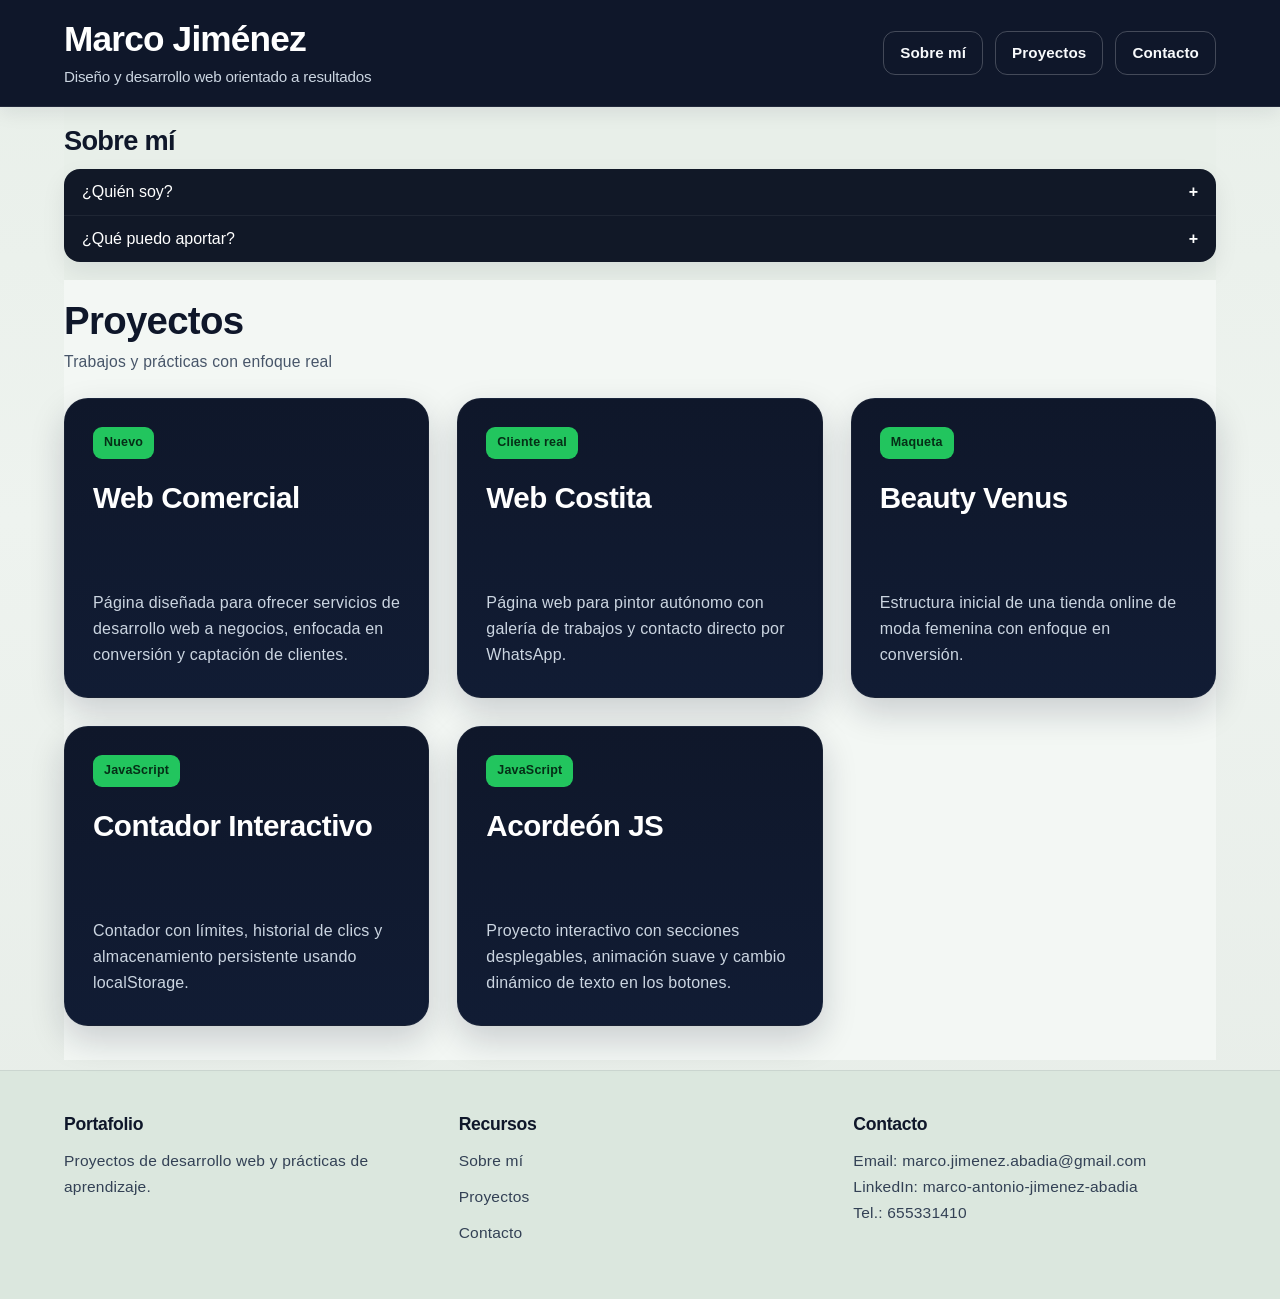
<file: index.html>
<!doctype html>
<html lang="es">
  <head>
    <meta charset="UTF-8" />
    <meta name="viewport" content="width=device-width, initial-scale=1.0" />
    <title>Marco Jiménez — Portafolio</title>
    <link rel="stylesheet" href="style.css" />
  </head>

  <body>
    <header class="header">
      <div class="contenedor header-container">
        <div class="logo-container">
          <h1 class="logo">Marco Jiménez</h1>
          <p class="subtitulo">Diseño y desarrollo web orientado a resultados</p>
        </div>

        <nav class="nav">
          <a href="#sobre-mi">Sobre mí</a>
          <a href="#proyectos">Proyectos</a>
          <a href="#contacto">Contacto</a>
        </nav>
      </div>
    </header>

    <main>
      <section id="sobre-mi" class="contenedor seccion">
        <h2>Sobre mí</h2>

        <div class="acordeon">
          <button class="pregunta" type="button">
            ¿Quién soy?
            <span class="icono">+</span>
          </button>
          <div class="respuesta">
            <p>
              Soy Marco Jiménez, desarrollador front-end en formación, centrado en aprender con
              práctica real y en construir proyectos funcionales paso a paso.
            </p>
          </div>

          <button class="pregunta" type="button">
            ¿Qué puedo aportar?
            <span class="icono">+</span>
          </button>
          <div class="respuesta">
            <p>
              Puedo aportar compromiso, aprendizaje constante, atención al detalle y ganas reales de
              crear interfaces claras, útiles y bien construidas.
            </p>
          </div>
        </div>
      </section>

      <section id="proyectos" class="contenedor seccion">
        <div class="header-seccion">
          <h2>Proyectos</h2>
          <p class="texto-seccion">Trabajos y prácticas con enfoque real</p>
        </div>

        <div class="projects-grid">
          <a href="proyectos/Web_Comercial/index.html" class="project-card">
            <span class="tag">Nuevo</span>
            <h3>Web Comercial</h3>
            <p>
              Página diseñada para ofrecer servicios de desarrollo web a negocios, enfocada en
              conversión y captación de clientes.
            </p>
          </a>

          <a href="CostitaWeb/index.html" class="project-card">
            <span class="tag">Cliente real</span>
            <h3>Web Costita</h3>
            <p>
              Página web para pintor autónomo con galería de trabajos y contacto directo por
              WhatsApp.
            </p>
          </a>

          <a href="Salón de belleza/index.html" class="project-card">
            <span class="tag">Maqueta</span>
            <h3>Beauty Venus</h3>
            <p>
              Estructura inicial de una tienda online de moda femenina con enfoque en conversión.
            </p>
          </a>

          <a href="proyectos/contador/index.html" class="project-card">
            <span class="tag">JavaScript</span>
            <h3>Contador Interactivo</h3>
            <p>
              Contador con límites, historial de clics y almacenamiento persistente usando
              localStorage.
            </p>
          </a>

          <a href="proyectos/Acordeon_JS/index.html" class="project-card">
            <span class="tag">JavaScript</span>
            <h3>Acordeón JS</h3>
            <p>
              Proyecto interactivo con secciones desplegables, animación suave y cambio dinámico de
              texto en los botones.
            </p>
          </a>
        </div>
      </section>
    </main>

    <footer id="contacto" class="footer">
      <div class="contenedor footer-contenido">
        <div>
          <h3>Portafolio</h3>
          <p>Proyectos de desarrollo web y prácticas de aprendizaje.</p>
        </div>

        <div>
          <h3>Recursos</h3>
          <ul>
            <li><a href="#sobre-mi">Sobre mí</a></li>
            <li><a href="#proyectos">Proyectos</a></li>
            <li><a href="#contacto">Contacto</a></li>
          </ul>
        </div>

        <div>
          <h3>Contacto</h3>
          <p>
            Email:
            <a href="mailto:marco.jimenez.abadia@gmail.com">marco.jimenez.abadia@gmail.com</a>
          </p>
          <p>
            LinkedIn:
            <a
              href="https://www.linkedin.com/in/marco-antonio-jimenez-abadia/"
              target="_blank"
              rel="noopener noreferrer"
            >
              marco-antonio-jimenez-abadia
            </a>
          </p>
          <p>Tel.: 655331410</p>
        </div>
      </div>
    </footer>

    <script src="app.js"></script>
  </body>
</html>
</file>
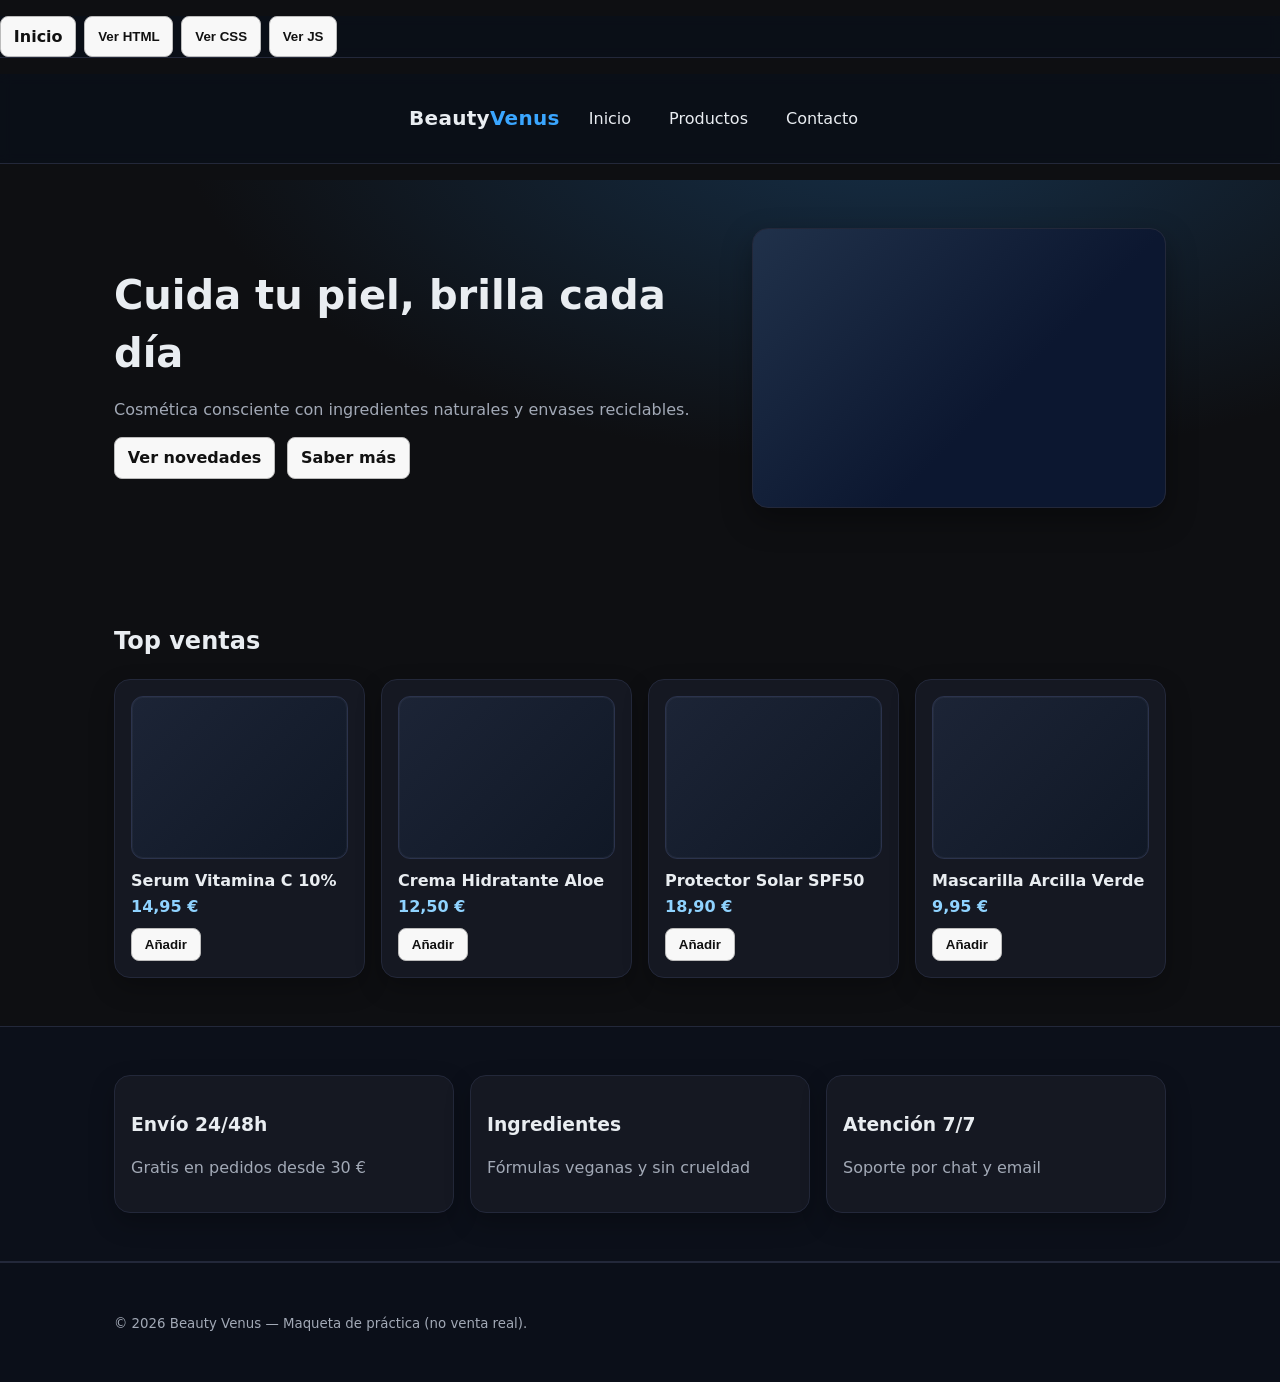
<file: Beauty_Venu/index.html>
<!doctype html>
<html lang="es">
<head>
  <meta charset="utf-8">
  <meta name="viewport" content="width=device-width, initial-scale=1">
  <title>Beauty Venus · Maqueta e‑commerce</title>
  <link rel="stylesheet" href="./style.css">
  <meta name="description" content="Maqueta e‑commerce de cosmética: landing + rejilla de productos.">
</head>
<body>
  <nav class="topbar">
  <a class="btn" href="../../index.html" title="Volver al inicio">Inicio</a>
  <button class="btn ver-codigo" data-src="index.html">Ver HTML</button>
  <button class="btn ver-codigo" data-src="style.css">Ver CSS</button>
  <button class="btn ver-codigo" data-src="script.js">Ver JS</button>
</nav>

<details id="panelCodigo" hidden>
  <summary>Código fuente</summary>
  <pre><code id="bloqueCodigo">Pulsa un botón de “Ver …”.</code></pre>
  <div class="panel-actions">
    <button class="btn" id="copiarCodigo">Copiar</button>
    <button class="btn" id="cerrarPanel">Cerrar</button>
  </div>
</details>

<script>
  const panel = document.querySelector('#panelCodigo');
  const codeEl = document.querySelector('#bloqueCodigo');

  document.addEventListener('click', async (e) => {
    const btn = e.target.closest('.ver-codigo');
    if (!btn) return;
    const archivo = btn.dataset.src;
    try {
      const resp = await fetch(archivo);
      if (!resp.ok) throw new Error('HTTP ' + resp.status);
      const texto = await resp.text();
      codeEl.textContent = texto;
      panel.hidden = false;
      panel.open = true;
    } catch (err) {
      alert('No pude cargar "' + archivo + '". Abre con Live Server.\n' + err.message);
    }
  });

  document.querySelector('#copiarCodigo').addEventListener('click', async () => {
    try { await navigator.clipboard.writeText(codeEl.textContent); alert('Código copiado ✔'); }
    catch { alert('No pude copiar. Selecciona y Ctrl+C.'); }
  });

  document.querySelector('#cerrarPanel').addEventListener('click', () => { panel.open = false; });
</script>

  <header class="topbar" role="banner">
    <div class="wrap">
      <a class="logo" href="#" aria-label="Beauty Venus, inicio">Beauty<span>Venus</span></a>
      <nav aria-label="principal" class="nav">
        <a href="#" class="nav__link" aria-current="page">Inicio</a>
        <a href="#productos" class="nav__link">Productos</a>
        <a href="#contacto" class="nav__link">Contacto</a>
      </nav>
    </div>
  </header>

  <main id="contenido">
    <!-- HERO -->
    <section class="hero">
      <div class="wrap hero__grid">
        <div class="hero__copy">
          <h1>Cuida tu piel, brilla cada día</h1>
          <p class="muted">Cosmética consciente con ingredientes naturales y envases reciclables.</p>
          <div class="cta">
            <a class="btn btn--primary" href="#productos">Ver novedades</a>
            <a class="btn" href="#contacto">Saber más</a>
          </div>
        </div>
        <div class="hero__image" role="img" aria-label="Foto de productos de cosmética"></div>
      </div>
    </section>

    <!-- LISTADO DE PRODUCTOS -->
    <section id="productos" class="section">
      <div class="wrap">
        <h2>Top ventas</h2>
        <div class="grid products">
          <!-- Producto -->
          <article class="card product">
            <div class="product__img" role="img" aria-label="Serum vitamina C"></div>
            <h3 class="product__title">Serum Vitamina C 10%</h3>
            <p class="product__price">14,95 €</p>
            <button class="btn btn--primary" aria-label="Añadir Serum Vitamina C al carrito">Añadir</button>
          </article>

          <article class="card product">
            <div class="product__img" role="img" aria-label="Crema hidratante aloe vera"></div>
            <h3 class="product__title">Crema Hidratante Aloe</h3>
            <p class="product__price">12,50 €</p>
            <button class="btn btn--primary" aria-label="Añadir Crema Hidratante al carrito">Añadir</button>
          </article>

          <article class="card product">
            <div class="product__img" role="img" aria-label="Protector solar SPF 50"></div>
            <h3 class="product__title">Protector Solar SPF50</h3>
            <p class="product__price">18,90 €</p>
            <button class="btn btn--primary" aria-label="Añadir Protector Solar al carrito">Añadir</button>
          </article>

          <article class="card product">
            <div class="product__img" role="img" aria-label="Mascarilla facial arcilla verde"></div>
            <h3 class="product__title">Mascarilla Arcilla Verde</h3>
            <p class="product__price">9,95 €</p>
            <button class="btn btn--primary" aria-label="Añadir Mascarilla Arcilla Verde al carrito">Añadir</button>
          </article>
        </div>
      </div>
    </section>

    <!-- BLOQUE INFO -->
    <section class="section section--alt" id="contacto">
      <div class="wrap info">
        <div class="card">
          <h3>Envío 24/48h</h3>
          <p class="muted">Gratis en pedidos desde 30 €</p>
        </div>
        <div class="card">
          <h3>Ingredientes</h3>
          <p class="muted">Fórmulas veganas y sin crueldad</p>
        </div>
        <div class="card">
          <h3>Atención 7/7</h3>
          <p class="muted">Soporte por chat y email</p>
        </div>
      </div>
    </section>
  </main>

  <footer class="footer" role="contentinfo">
    <div class="wrap">
      <small>© <span id="y"></span> Beauty Venus — Maqueta de práctica (no venta real).</small>
    </div>
  </footer>

  <script>
    document.getElementById('y').textContent = new Date().getFullYear();
  </script>
</body>
</html>
</file>
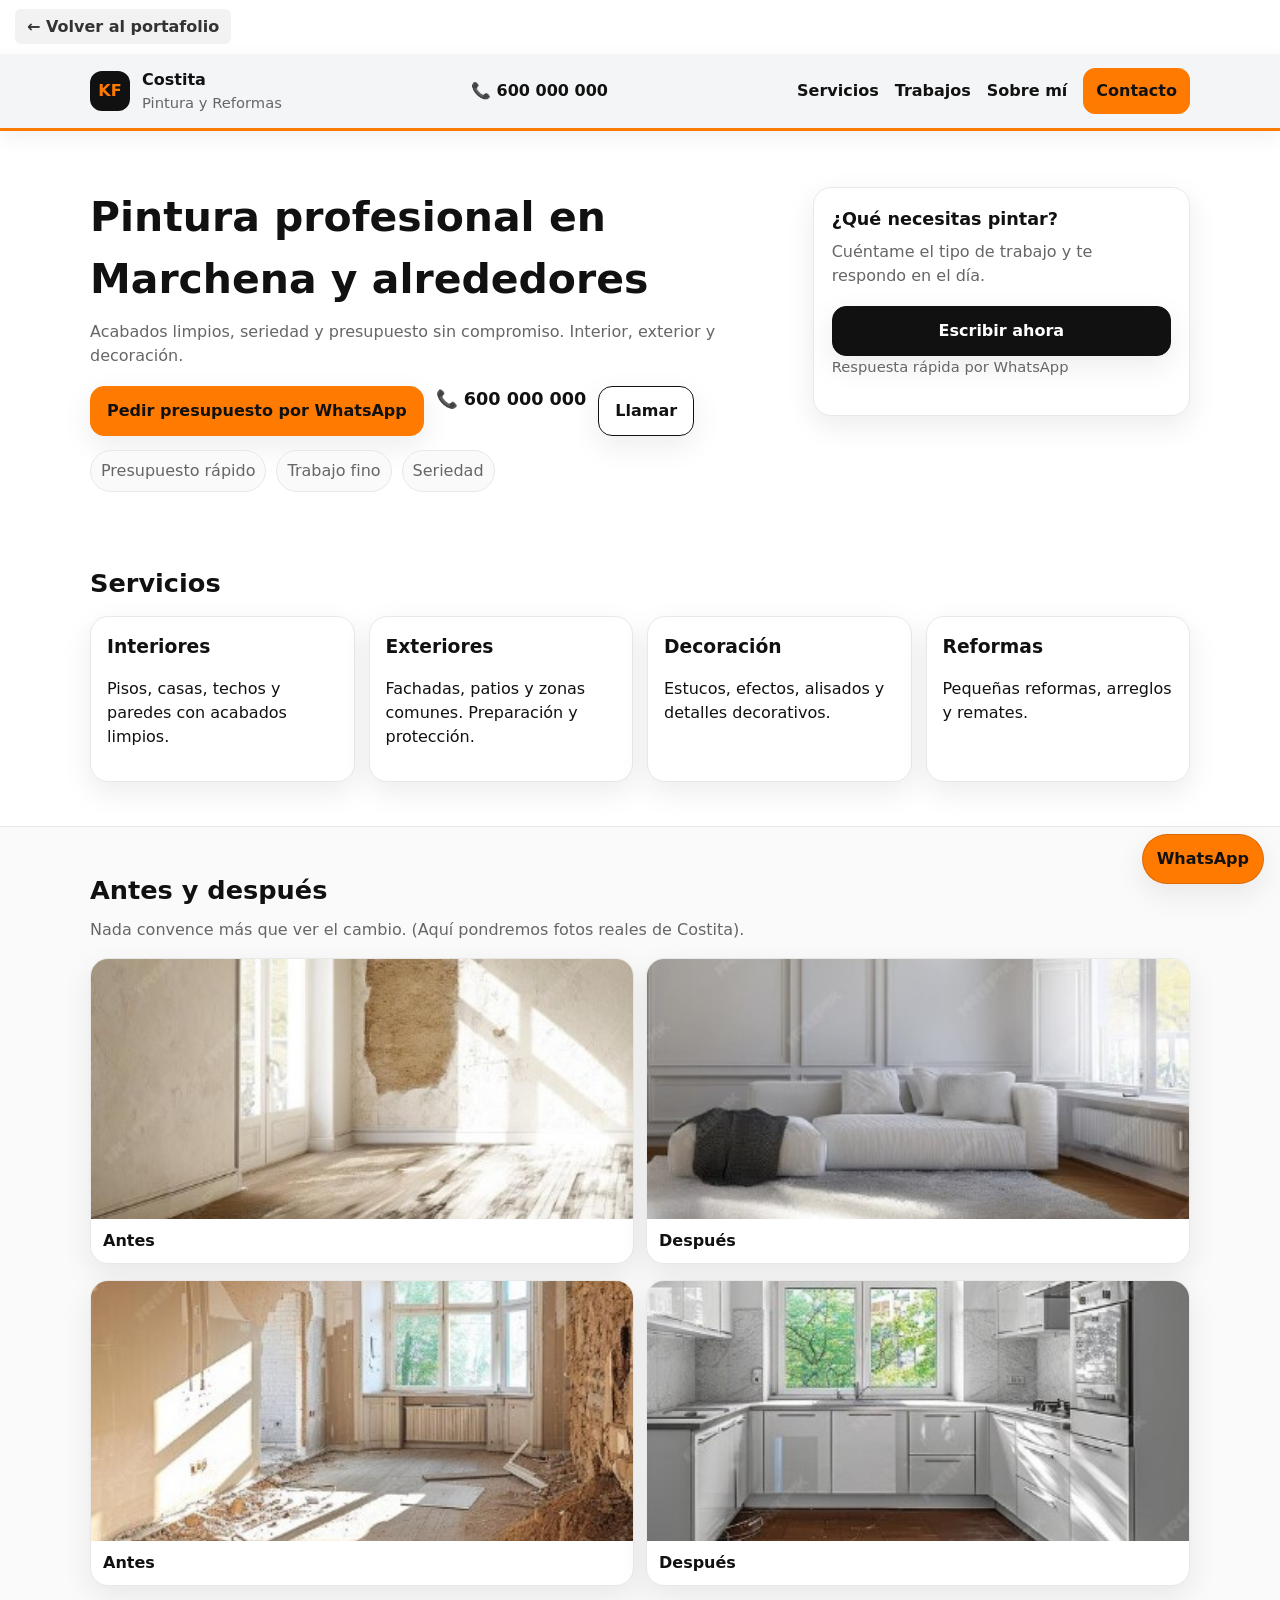
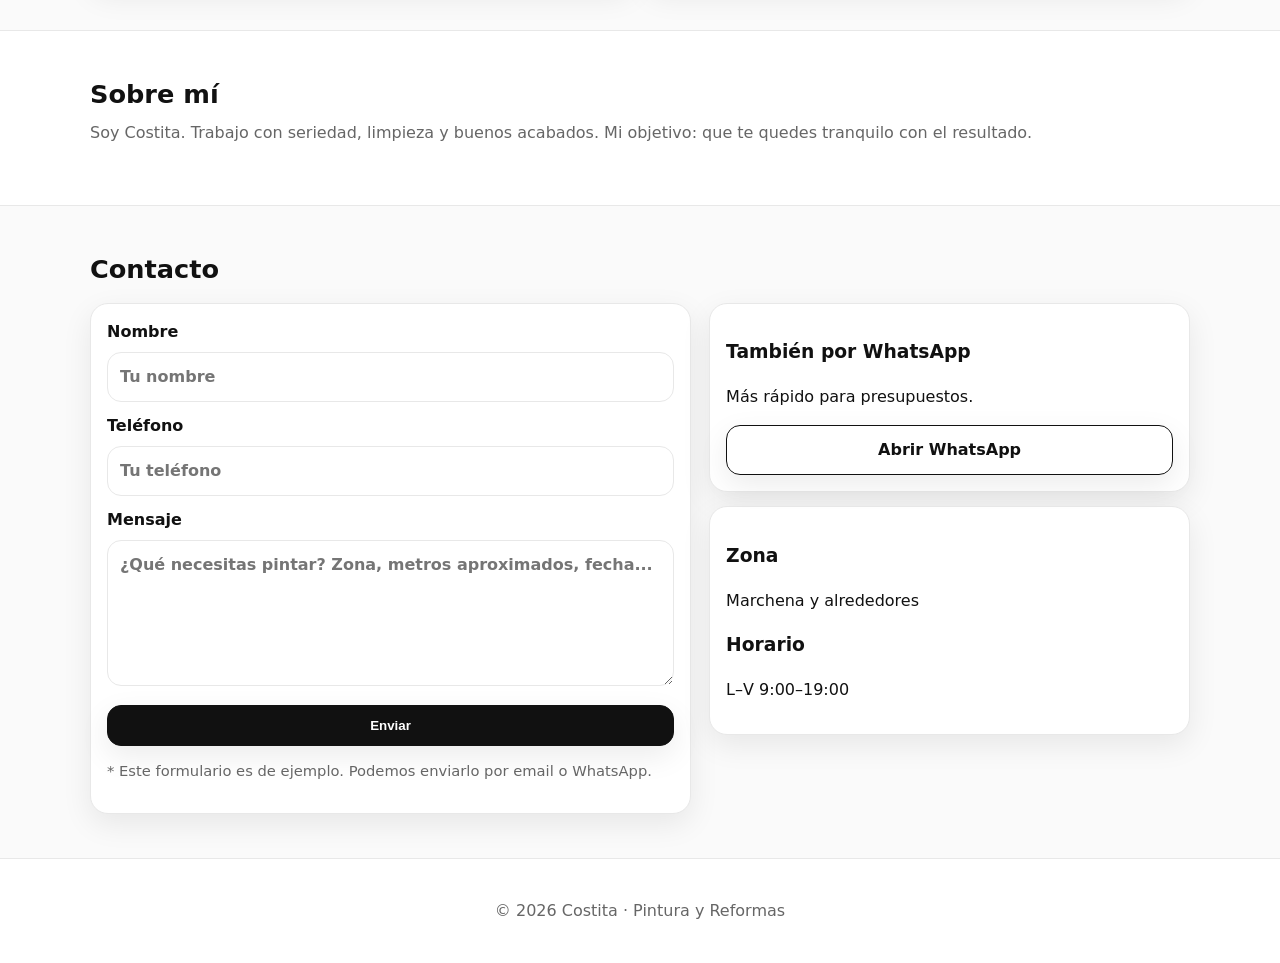
<file: CostitaWeb/index.html>
<!doctype html>
<html lang="es">
<head>
  <meta charset="utf-8" />
  <meta name="viewport" content="width=device-width, initial-scale=1" />
  <title>Pintura y Reformas Costita | Marchena</title>
  <link rel="stylesheet" href="style.css" />
</head>
<body>
  <nav class="nav-volver">
  <a href="../Portafolio/index.html">← Volver al portafolio</a>
  </nav>

  <header class="header">
    <div class="container header__inner">
      <div class="brand">
        <div class="brand__logo">KF</div>
        <div class="brand__text">
          <strong>Costita</strong>
          <span>Pintura y Reformas</span>
        </div>
      </div>
      <div class="header__contact">📞 
        <a href="tel:+34600000000">600 000 000</a>
      </div>

      <nav class="nav">
        <a href="#servicios">Servicios</a>
        <a href="#trabajos">Trabajos</a>
        <a href="#sobre-mi">Sobre mí</a>
        <!-- <a class="btn btn--small" href="#contacto">Contacto</a> -->
        <a class="btn btn--accent btn--small" href="#contacto">Contacto</a>


      </nav>
    </div>
  </header>

  <main>
    <section class="hero">
      <div class="container hero__inner">
        <div class="hero__text">
          <h1>Pintura profesional en Marchena y alrededores</h1>
          <p>Acabados limpios, seriedad y presupuesto sin compromiso. Interior, exterior y decoración.</p>

          <!-- 
          <div class="hero__actions">
            <a class="btn" href="#contacto">Pedir presupuesto</a>
            <a class="btn btn--ghost" href="tel:+34600000000">Llamar</a>
          </div> -->
          <div class="hero__actions">
             <a class="btn btn--accent" href="#" id="waHero">
               Pedir presupuesto por WhatsApp
            </a>

           <p class="phone">    📞 <a href="tel:+34600000000">600 000 000</a> </p>

          <a class="btn btn--ghost" href="tel:+34600000000">  Llamar </a>
          </div>


          <ul class="badges">
            <li>Presupuesto rápido</li>
            <li>Trabajo fino</li>
            <li>Seriedad</li>
          </ul>
        </div>

        <div class="hero__card">
          <h2>¿Qué necesitas pintar?</h2>
          <p>Cuéntame el tipo de trabajo y te respondo en el día.</p>
          <a class="btn btn--full" href="#contacto">Escribir ahora</a>
          <p class="muted">Respuesta rápida por WhatsApp</p>
        </div>
      </div>
    </section>

    <section id="servicios" class="section">
      <div class="container">
        <h2>Servicios</h2>
        <div class="grid">
          <article class="card">
            <h3>Interiores</h3>
            <p>Pisos, casas, techos y paredes con acabados limpios.</p>
          </article>
          <article class="card">
            <h3>Exteriores</h3>
            <p>Fachadas, patios y zonas comunes. Preparación y protección.</p>
          </article>
          <article class="card">
            <h3>Decoración</h3>
            <p>Estucos, efectos, alisados y detalles decorativos.</p>
          </article>
          <article class="card">
            <h3>Reformas</h3>
            <p>Pequeñas reformas, arreglos y remates.</p>
          </article>
        </div>
      </div>
    </section>

    <section id="trabajos" class="section section--alt">
      <div class="container">
        <h2>Antes y después</h2>
        <p class="lead">Nada convence más que ver el cambio. (Aquí pondremos fotos reales de Costita).</p>

        <div class="beforeafter">
          <figure class="ba">
            <img src="img/antes1.jpg" alt="Antes (ejemplo)" />
            <figcaption>Antes</figcaption>
          </figure>
          <figure class="ba">
            <img src="img/despues1.jpg" alt="Después (ejemplo)" />
            <figcaption>Después</figcaption>
          </figure>
        </div>

        <div class="beforeafter">
          <figure class="ba">
            <img src="img/antes2.jpg" alt="Antes (ejemplo)" />
            <figcaption>Antes</figcaption>
          </figure>
          <figure class="ba">
            <img src="img/despues2.jpg" alt="Después (ejemplo)" />
            <figcaption>Después</figcaption>
          </figure>
        </div>
      </div>
    </section>

    <section id="sobre-mi" class="section">
      <div class="container">
        <h2>Sobre mí</h2>
        <p class="lead">Soy Costita. Trabajo con seriedad, limpieza y buenos acabados. Mi objetivo: que te quedes tranquilo con el resultado.</p>
      </div>
    </section>

    <section id="contacto" class="section section--alt">
      <div class="container">
        <h2>Contacto</h2>

        <div class="contact">
          <form class="form" action="#" method="post">
            <label>
              Nombre
              <input type="text" name="name" placeholder="Tu nombre" required />
            </label>

            <label>
              Teléfono
              <input type="tel" name="phone" placeholder="Tu teléfono" required />
            </label>

            <label>
              Mensaje
              <textarea name="msg" rows="5" placeholder="¿Qué necesitas pintar? Zona, metros aproximados, fecha..." required></textarea>
            </label>

            <button class="btn btn--full" type="submit">Enviar</button>
            <p class="muted">* Este formulario es de ejemplo. Podemos enviarlo por email o WhatsApp.</p>
          </form>

          <aside class="contact__info">
            <div class="infoBox">
              <h3>También por WhatsApp</h3>
              <p>Más rápido para presupuestos.</p>
              <a class="btn btn--ghost btn--full" href="#" id="waLink">Abrir WhatsApp</a>
            </div>

            <div class="infoBox">
              <h3>Zona</h3>
              <p>Marchena y alrededores</p>
              <h3>Horario</h3>
              <p>L–V 9:00–19:00</p>
            </div>
          </aside>
        </div>
      </div>
    </section>
  </main>

  <a class="wa-float" href="#" id="waFloat" aria-label="Contactar por WhatsApp">WhatsApp</a>

  <footer class="footer">
    <div class="container">
      <p>© <span id="year"></span> Costita · Pintura y Reformas</p>
    </div>
  </footer>

  <script src="app.js"></script>
</body>
</html>
</file>
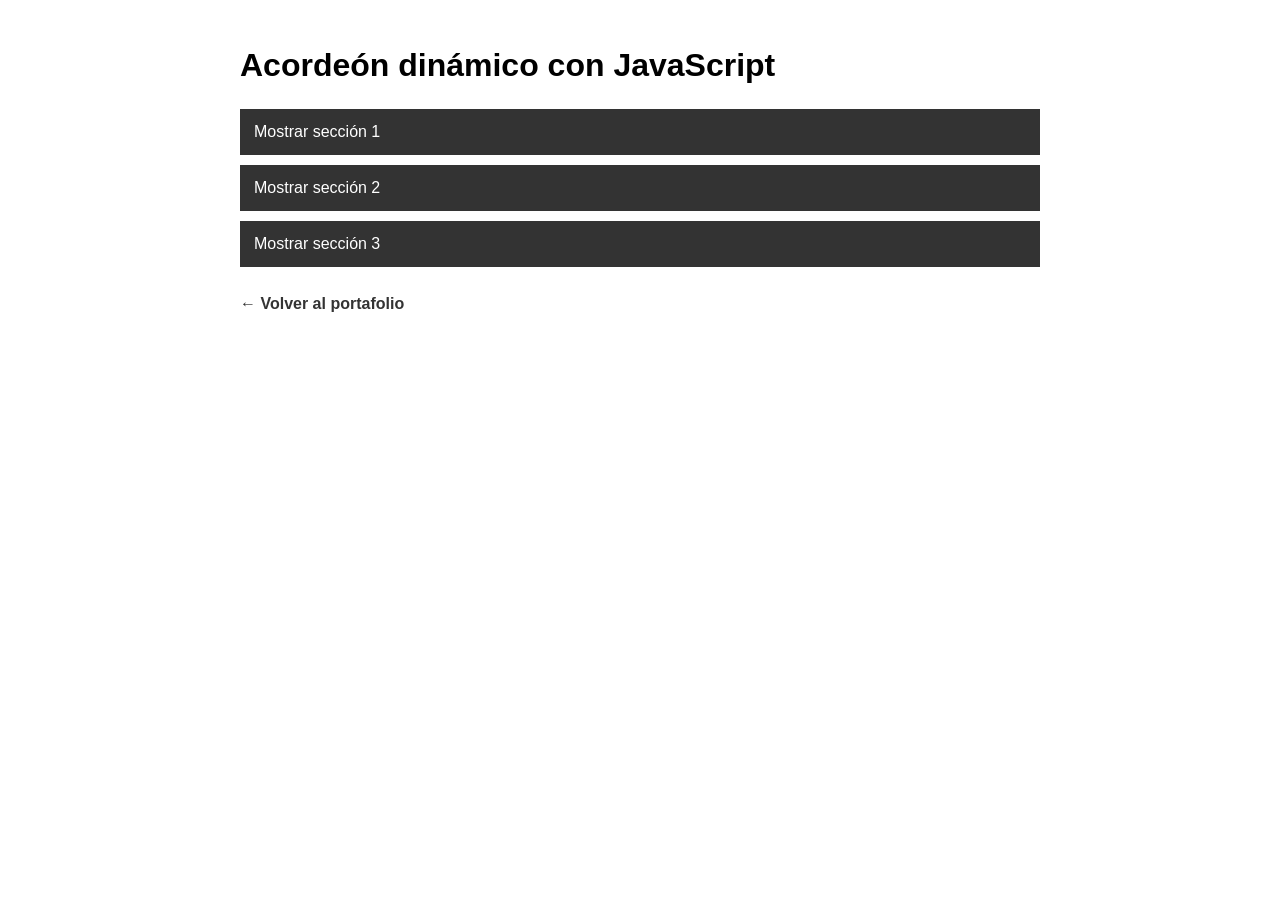
<file: proyectos/Acordeon_JS/index.html>
<!DOCTYPE html>
<html lang="es">
<head>
  <meta charset="UTF-8">
  <meta name="viewport" content="width=device-width, initial-scale=1.0">
  <title>Acordeón dinámico</title>

  <style>
    body {
      font-family: Arial, sans-serif;
      padding: 20px;
      max-width: 800px;
      margin: 0 auto;
      line-height: 1.5;
    }

    h1 {
      margin-bottom: 20px;
    }

    .boton {
      display: block;
      width: 100%;
      padding: 14px;
      margin-top: 10px;
      background-color: #333;
      color: white;
      border: none;
      cursor: pointer;
      text-align: left;
      font-size: 16px;
    }

    .boton:hover {
      background-color: #555;
    }

    .contenido {
      max-height: 0;
      overflow: hidden;
      background-color: #f0f0f0;
      padding: 0 10px;
      transition: max-height 0.4s ease, padding 0.4s ease;
    }

    .contenido.activo {
      max-height: 200px;
      padding: 10px;
    }

    .volver {
      display: inline-block;
      margin-top: 25px;
      text-decoration: none;
      color: #333;
      font-weight: bold;
    }

    .volver:hover {
      text-decoration: underline;
    }
  </style>
</head>
<body>

  <h1>Acordeón dinámico con JavaScript</h1>

  <button class="boton">Mostrar sección 1</button>
  <div class="contenido">
    <p>Contenido de la sección 1.</p>
  </div>

  <button class="boton">Mostrar sección 2</button>
  <div class="contenido">
    <p>Contenido de la sección 2.</p>
  </div>

  <button class="boton">Mostrar sección 3</button>
  <div class="contenido">
    <p>Contenido de la sección 3.</p>
  </div>


  <a class="volver" href="../../index.html">← Volver al portafolio</a>



  <script>
    const botones = document.querySelectorAll(".boton");
    const contenidos = document.querySelectorAll(".contenido");

    botones.forEach((boton, index) => {
      boton.addEventListener("click", () => {
        const estaActivo = contenidos[index].classList.contains("activo");

        contenidos.forEach((contenido, i) => {
          contenido.classList.remove("activo");
          botones[i].textContent = "Mostrar sección " + (i + 1);
        });

        if (!estaActivo) {
          contenidos[index].classList.add("activo");
          boton.textContent = "Ocultar sección " + (index + 1);
        }
      });
    });
  </script>

</body>
</html>
</file>
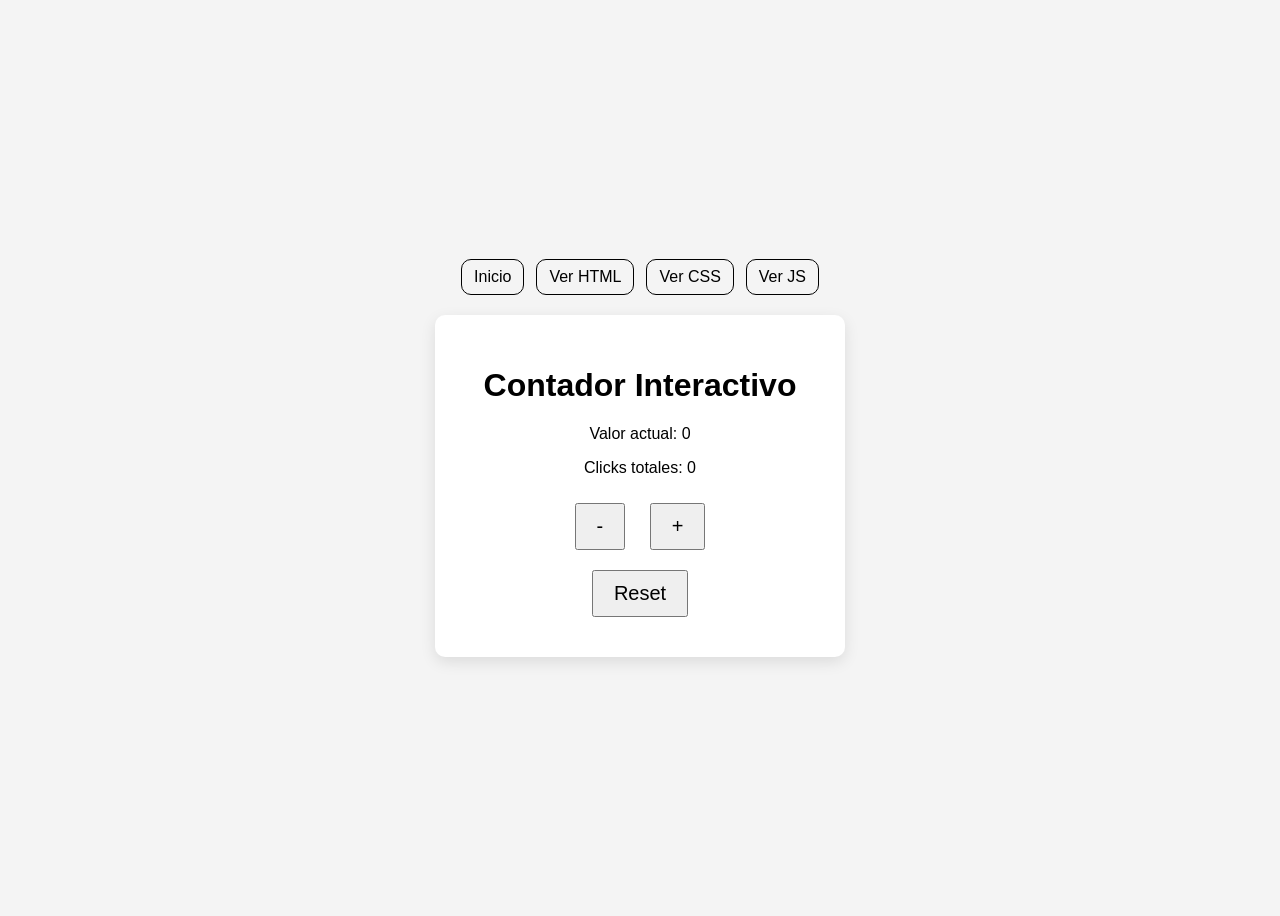
<file: proyectos/contador/index.html>
<!DOCTYPE html>
<html lang="es">
<head>
  <meta charset="UTF-8" />
  <meta name="viewport" content="width=device-width, initial-scale=1" />
  <title>Contador Interactivo</title>
  <link rel="stylesheet" href="style.css" />
</head>

<body class="demo">
  <nav class="mini-nav">
    <!-- OPCIÓN A (si tu portafolio está en Desarrollo_Web/Portafolio/index.html) -->
    <a href="../../../Portafolio/index.html">Inicio</a>

    <!-- OPCIÓN B (si tu portafolio es CostitaWeb en Desarrollo_Web/CostitaWeb/index.html)
    <a href="../../../CostitaWeb/index.html">Inicio</a>
    -->

    <a href="./html.html">Ver HTML</a>
    <a href="./css.html">Ver CSS</a>
    <a href="./js.html">Ver JS</a>
  </nav>

  <div class="container">
    <h1>Contador Interactivo</h1>

    <p id="valor">Valor actual: 0</p>
    <p id="historico">Clicks totales: 0</p>

    <div class="botones">
      <button id="restar">-</button>
      <button id="sumar">+</button>
    </div>

    <button id="reset" class="reset">Reset</button>
  </div>

  <script src="app.js"></script>
</body>
</html>
</file>
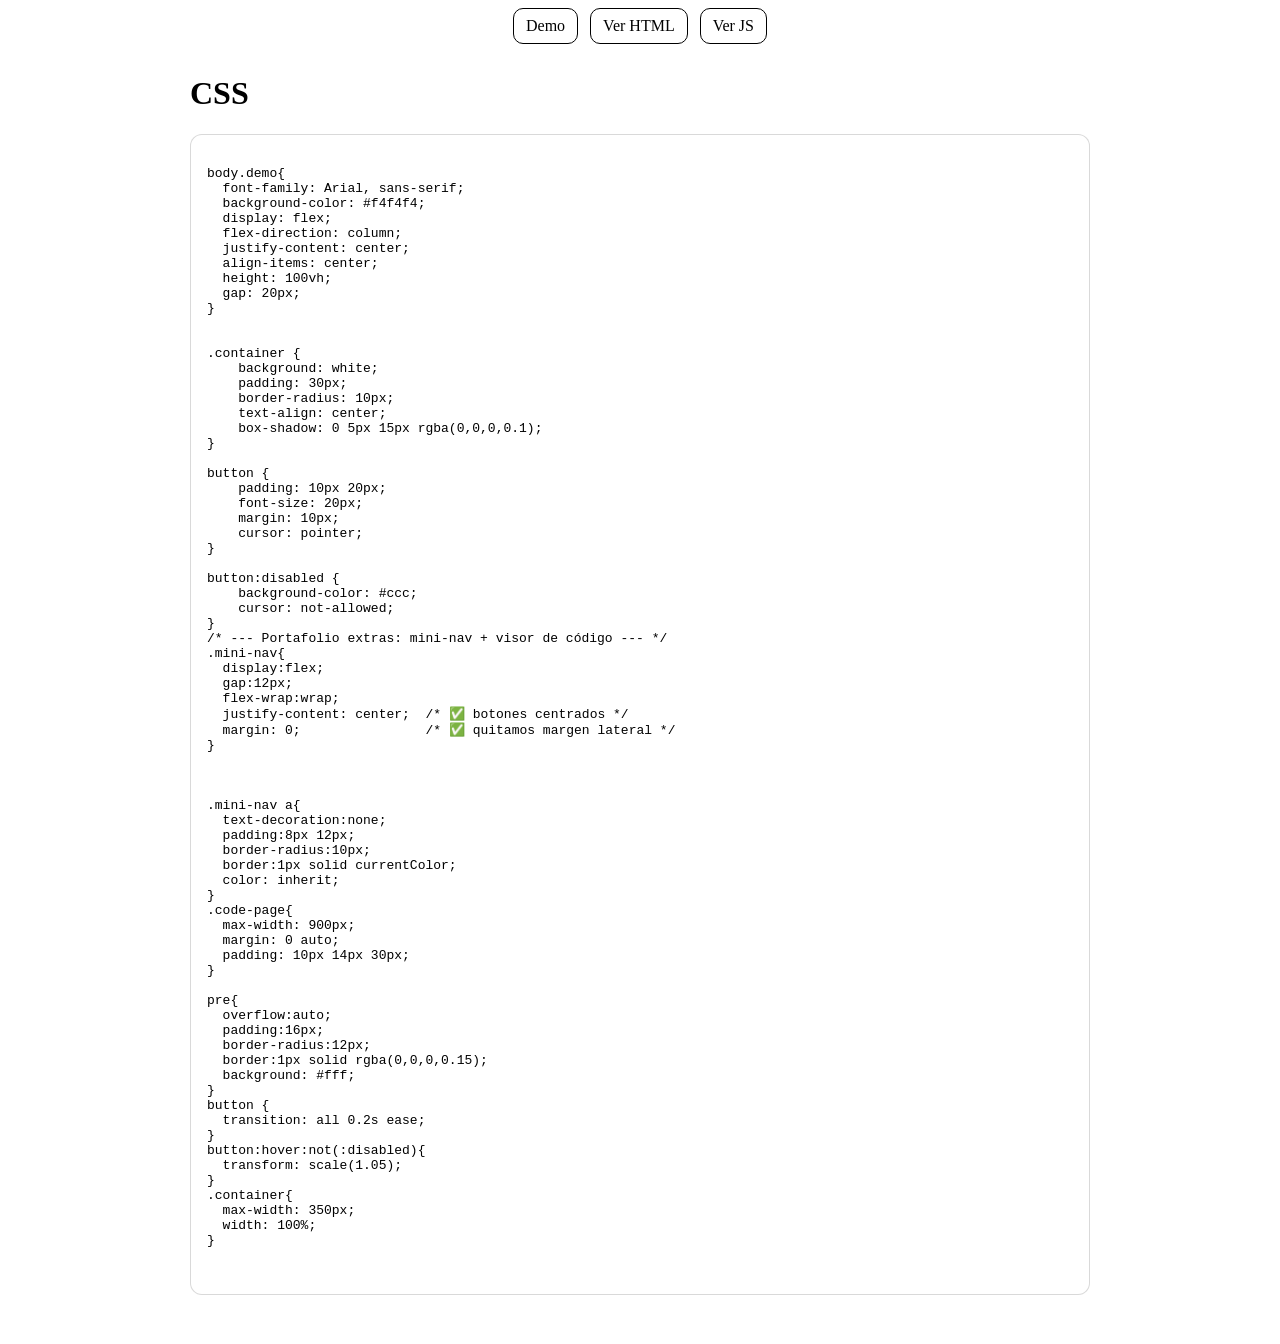
<file: proyectos/contador/css.html>
<!doctype html>
<html lang="es">
<head>
  <meta charset="utf-8" />
  <meta name="viewport" content="width=device-width, initial-scale=1" />
  <title>Contador — CSS</title>
  <link rel="stylesheet" href="./style.css" />
</head>
<body>

<nav class="mini-nav">
  <a href="./index.html">Demo</a>
  <a href="./html.html">Ver HTML</a>
  <a href="./js.html">Ver JS</a>
</nav>

<main class="code-page">
  <h1>CSS</h1>
  <pre><code id="code"></code></pre>
</main>

<script>
  fetch("./style.css")
    .then(r => r.text())
    .then(t => document.getElementById("code").textContent = t)
    .catch(() => document.getElementById("code").textContent = "No se pudo cargar style.css");
</script>

</body>
</html>
</file>
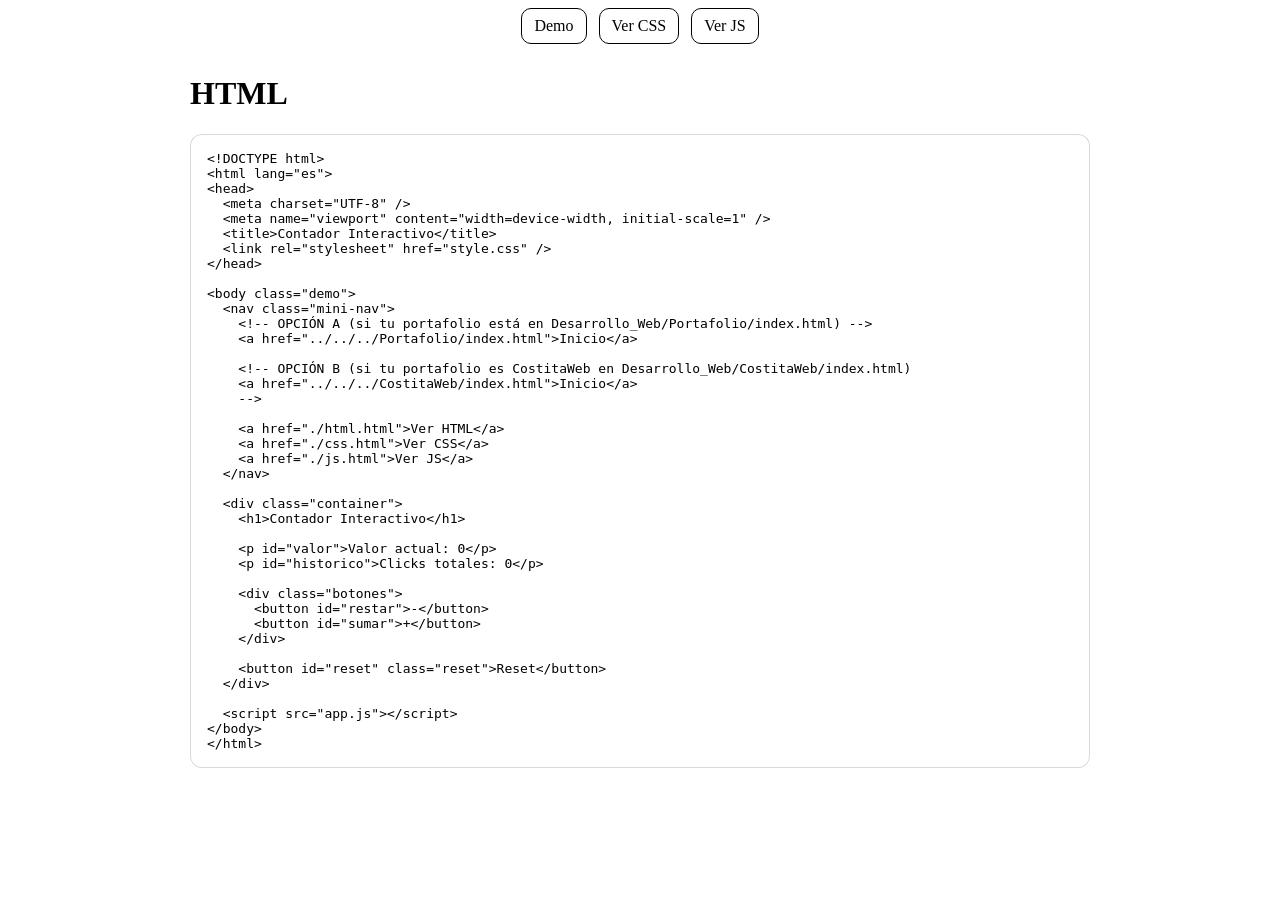
<file: proyectos/contador/html.html>
<!doctype html>
<html lang="es">
<head>
  <meta charset="utf-8" />
  <meta name="viewport" content="width=device-width, initial-scale=1" />
  <title>Contador — HTML</title>
  <link rel="stylesheet" href="./style.css" />
</head>
<body>

<nav class="mini-nav">
  <a href="./index.html">Demo</a>
  <a href="./css.html">Ver CSS</a>
  <a href="./js.html">Ver JS</a>
</nav>

<main class="code-page">
  <h1>HTML</h1>
  <pre><code id="code"></code></pre>
</main>

<script>
  fetch("./index.html")
    .then(r => r.text())
    .then(t => {
      // Eliminar el bloque inyectado por Live Server
      const limpio = t.replace(/<!-- Code injected by live-server -->[\s\S]*/i, "");
      document.getElementById("code").textContent = limpio.trim();
    })
    .catch(() => {
      document.getElementById("code").textContent = "No se pudo cargar index.html";
    });
</script>


</body>
</html>
</file>
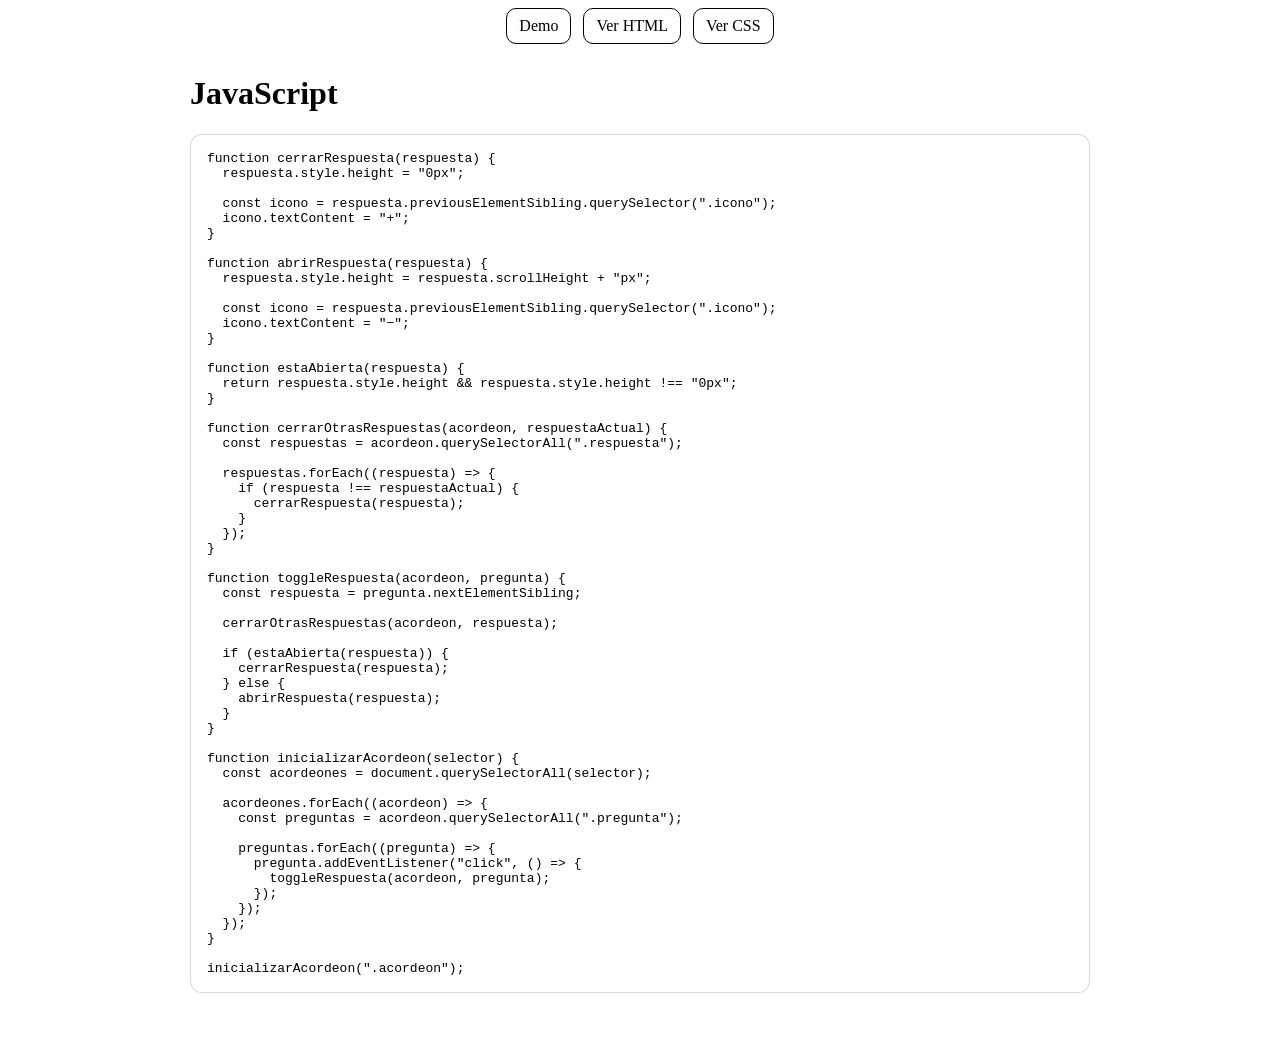
<file: proyectos/contador/js.html>
<!doctype html>
<html lang="es">
<head>
  <meta charset="utf-8" />
  <meta name="viewport" content="width=device-width, initial-scale=1" />
  <title>Contador — JS</title>
  <link rel="stylesheet" href="./style.css" />
</head>
<body>

<nav class="mini-nav">
  <a href="./index.html">Demo</a>
  <a href="./html.html">Ver HTML</a>
  <a href="./css.html">Ver CSS</a>
</nav>

<main class="code-page">
  <h1>JavaScript</h1>
  <pre><code id="code"></code></pre>
</main>

<script>
  fetch("./app.js")
    .then(r => r.text())
    .then(t => document.getElementById("code").textContent = t)
    .catch(() => document.getElementById("code").textContent = "No se pudo cargar app.js");
</script>

</body>
</html>
</file>
<file: style.css>
/* =========================
   RESET Y BASE
========================= */

* {
  box-sizing: border-box;
  margin: 0;
  padding: 0;
}

html {
  scroll-behavior: smooth;
}

body {
  background: linear-gradient(to bottom, #e8efe9 0%, #eef3ef 40%, #e6ece7 100%);
  color: #1f2937;
  font-family: 'Montserrat', sans-serif;
  font-weight: 400;
  line-height: 1.6;
  letter-spacing: 0.2px;
}

h1,
h2,
h3 {
  color: #0f172a;
  font-family: 'Montserrat', sans-serif;
  line-height: 1.2;
}

h1 {
  font-weight: 800;
  letter-spacing: -0.8px;
}

h2 {
  font-weight: 700;
  letter-spacing: -0.7px;
}

h3 {
  font-weight: 700;
  letter-spacing: -0.3px;
  line-height: 1.3;
}

a {
  color: inherit;
  text-decoration: none;
}

/* =========================
   CONTENEDOR GENERAL
========================= */

.contenedor {
  width: 90%;
  max-width: 1200px;
  margin: 0 auto;
}

.seccion {
  padding: 42px 0;
}

.seccion h2 {
  margin-bottom: 18px;
  font-size: 2.4rem;
}

/* Ajustes específicos */

#sobre-mi {
  padding-top: 18px;
  padding-bottom: 18px;
  background-color: #e8efe9;
}

#sobre-mi h2 {
  margin-bottom: 12px;
  font-size: 1.7rem;
}

#proyectos {
  padding-top: 18px;
  padding-bottom: 34px;
  background-color: #f3f7f4;
}

/* =========================
   CABECERA
========================= */

.header {
  position: sticky;
  top: 0;
  z-index: 100;
  padding: 18px 0;
  background-color: #0f172a;
  border-bottom: 1px solid rgba(255, 255, 255, 0.08);
  box-shadow: 0 6px 18px rgba(15, 23, 42, 0.08);
}

.header-container {
  display: flex;
  justify-content: space-between;
  align-items: center;
  gap: 20px;
}

.logo-container {
  display: flex;
  flex-direction: column;
}

.logo {
  color: #ffffff;
  font-size: 2.2rem;
}

.subtitulo {
  max-width: 480px;
  margin-top: 6px;
  color: #cbd5e1;
  font-size: 0.98rem;
  font-weight: 500;
  letter-spacing: -0.2px;
  line-height: 1.4;
}

.nav {
  display: flex;
  flex-wrap: wrap;
  align-items: center;
  gap: 12px;
}

.nav a {
  padding: 9px 16px;
  border: 1px solid rgba(255, 255, 255, 0.22);
  border-radius: 12px;
  color: #f8fafc;
  font-size: 0.95rem;
  font-weight: 600;
  letter-spacing: 0.1px;
  transition: all 0.25s ease;
}

.nav a:hover {
  background-color: rgba(34, 197, 94, 0.95);
  border-color: rgba(34, 197, 94, 0.95);
  color: #0f172a;
  transform: translateY(-1px);
}

/* =========================
   ACORDEÓN
========================= */

.acordeon {
  margin-top: 8px;
  overflow: hidden;
  border-radius: 16px;
  box-shadow: 0 10px 24px rgba(15, 23, 42, 0.08);
}

.pregunta {
  display: flex;
  justify-content: space-between;
  align-items: center;
  width: 100%;
  padding: 14px 18px;
  border: none;
  border-bottom: 1px solid rgba(255, 255, 255, 0.06);
  background-color: #111827;
  color: #ffffff;
  font-family: inherit;
  font-size: 1rem;
  font-weight: 500;
  text-align: left;
  cursor: pointer;
  transition: background-color 0.25s ease;
}

.pregunta:last-of-type {
  border-bottom: none;
}

.pregunta:hover {
  background-color: #1f2937;
}

.pregunta.activa {
  padding-left: 10px;
  background-color: #334155;
  border-left: 4px solid #22c55e;
  color: #ffffff;
}

.pregunta.activa .icono {
  transform: rotate(45deg);
}

.icono {
  margin-left: 12px;
  font-size: 1rem;
  font-weight: 700;
  transition: transform 0.2s ease;
}

.pregunta:hover .icono {
  transform: scale(1.2);
}

.respuesta {
  height: 0;
  overflow: hidden;
  background-color: #ffffff;
  transition: height 0.42s cubic-bezier(0.22, 1, 0.36, 1);
}

.respuesta p {
  padding: 14px 18px;
  color: #334155;
  font-size: 0.96rem;
  line-height: 1.6;
  opacity: 0;
  transform: translateY(-6px);
  transition:
    opacity 0.28s ease,
    transform 0.28s ease;
}

.respuesta.abierta p {
  opacity: 1;
  transform: translateY(0);
}

/* =========================
   PROYECTOS
========================= */

.header-seccion {
  margin-bottom: 24px;
}

.header-seccion h2 {
  margin: 0;
}

.texto-seccion {
  max-width: 520px;
  margin-top: 6px;
  margin-bottom: 22px;
  color: #475569;
  font-size: 0.98rem;
  line-height: 1.5;
}

.projects-grid {
  display: grid;
  grid-template-columns: repeat(3, 1fr);
  gap: 28px;
  margin-top: 12px;
}

.project-card {
  display: flex;
  flex-direction: column;
  justify-content: flex-start;
  min-height: 300px;
  padding: 28px;
  overflow: hidden;
  border: 1px solid rgba(255, 255, 255, 0.04);
  border-radius: 24px;
  background: linear-gradient(180deg, #0f172a 0%, #111c34 100%);
  color: #ffffff;
  box-shadow: 0 14px 34px rgba(15, 23, 42, 0.18);
  transition:
    transform 0.32s cubic-bezier(0.22, 1, 0.36, 1),
    box-shadow 0.32s cubic-bezier(0.22, 1, 0.36, 1),
    border-color 0.32s ease;
}

.project-card:hover {
  transform: translateY(-8px);
  border-color: rgba(34, 197, 94, 0.35);
  box-shadow: 0 22px 42px rgba(15, 23, 42, 0.22);
}

.tag {
  display: inline-flex;
  align-items: center;
  width: fit-content;
  margin-bottom: 22px;
  padding: 6px 11px;
  border-radius: 9px;
  background-color: #22c55e;
  color: #052e16;
  font-size: 0.78rem;
  font-weight: 700;
}

.project-card h3 {
  margin-bottom: 14px;
  color: #ffffff;
  font-size: 1.85rem;
  letter-spacing: -0.5px;
  line-height: 1.12;
}

.project-card p {
  margin-top: auto;
  color: #cbd5e1;
  font-size: 1rem;
  font-weight: 500;
  line-height: 1.65;
}

/* =========================
   FOOTER
========================= */

.footer {
  margin-top: 10px;
  padding: 42px 0;
  background-color: #dbe7de;
  border-top: 1px solid rgba(15, 23, 42, 0.08);
}

.footer-contenido {
  display: grid;
  grid-template-columns: repeat(3, 1fr);
  gap: 32px;
}

.footer h3 {
  margin-bottom: 12px;
  font-size: 1.1rem;
}

.footer p,
.footer li,
.footer a {
  color: #334155;
  font-size: 0.97rem;
  line-height: 1.7;
}

.footer ul {
  list-style: none;
}

.footer li {
  margin-bottom: 10px;
}

.footer a:hover {
  color: #0f172a;
  text-decoration: underline;
}

/* =========================
   RESPONSIVE
========================= */

@media (max-width: 950px) {
  .header-container {
    flex-direction: column;
    align-items: flex-start;
  }

  .nav {
    width: 100%;
    justify-content: flex-start;
  }

  .projects-grid {
    grid-template-columns: repeat(2, 1fr);
  }

  .footer-contenido {
    grid-template-columns: 1fr 1fr;
  }
}

@media (max-width: 650px) {
  .seccion {
    padding: 50px 0;
  }

  .seccion h2 {
    font-size: 2rem;
  }

  .logo {
    font-size: 1.6rem;
  }

  .subtitulo {
    font-size: 0.95rem;
  }

  .nav {
    gap: 10px;
  }

  .nav a {
    padding: 9px 14px;
  }

  .projects-grid,
  .footer-contenido {
    grid-template-columns: 1fr;
  }

  .project-card {
    min-height: auto;
  }

  .texto-seccion {
    max-width: 100%;
  }
}
.header p {
  font-size: 0.95rem;
}
</file>
<file: Beauty_Venu/style.css>
:root{
  --bg:#0e0f12; --card:#151822; --text:#e9edf1; --muted:#a2a9b6;
  --primary:#3aa6ff; --primary-2:#8fd3ff; --radius:16px; --gap:16px;
}
*{box-sizing:border-box}
html,body{margin:0}
body{font-family:system-ui,Segoe UI,Roboto,Arial,sans-serif;background:var(--bg);color:var(--text);line-height:1.45}
.wrap{max-width:1100px;margin:auto;padding:24px}

.topbar{position:sticky;top:0;background:#0b0f19cc;backdrop-filter:saturate(140%) blur(6px);border-bottom:1px solid #23283a;z-index:10}
.topbar .wrap{display:flex;align-items:center;justify-content:space-between;gap:16px}
.logo{font-weight:800;letter-spacing:.3px;text-decoration:none;color:var(--text);font-size:20px}
.logo span{color:var(--primary)}
.nav{display:flex;gap:12px;flex-wrap:wrap}
.nav__link{color:var(--text);text-decoration:none;padding:8px 12px;border-radius:12px;border:1px solid transparent}
.nav__link:hover{background:#111523;border-color:#23283a}

.hero{padding:24px 0;background:radial-gradient(1200px 600px at 70% -20%, #163049 0%, transparent 60%)}
.hero__grid{display:grid;gap:var(--gap);grid-template-columns:1.2fr .8fr;align-items:center}
.hero__copy h1{font-size:clamp(26px,4vw,40px);margin:.2em 0 .4em}
.hero__image{height:280px;border-radius:var(--radius);background:linear-gradient(135deg,#20314a,#0c1730 60%), url('data:image/svg+xml;utf8,<svg xmlns=%22http://www.w3.org/2000/svg%22 width=%22500%22 height=%22300%22><rect width=%22500%22 height=%22300%22 fill=%22%23243258%22/><circle cx=%22160%22 cy=%22140%22 r=%2280%22 fill=%22%238fd3ff%22/></svg>') center/cover no-repeat;border:1px solid #23283a;box-shadow:0 12px 30px rgba(0,0,0,.35)}
.muted{color:var(--muted)}
.cta{display:flex;gap:12px;margin-top:8px}
.btn{display:inline-block;padding:12px 18px;border-radius:12px;border:1px solid #2a3350;background:#111523;color:var(--text);text-decoration:none;font-weight:600}
.btn:hover{background:#18203a}
.btn--primary{background:linear-gradient(135deg,#2d8bff,#7cc3ff);color:#0b0e14;border-color:transparent}
.btn--primary:hover{filter:brightness(.95)}

.section{padding:24px 0}
.section--alt{background:#0c101a;border-top:1px solid #23283a;border-bottom:1px solid #23283a}

.grid{display:grid;grid-template-columns:repeat(auto-fit,minmax(220px,1fr));gap:var(--gap)}
.card{background:var(--card);border:1px solid #23283a;border-radius:var(--radius);padding:16px;box-shadow:0 10px 24px rgba(0,0,0,.25)}

.products .product__img{aspect-ratio:4/3;border-radius:12px;background:linear-gradient(135deg,#1c2436,#101826);border:1px solid #2b334d;margin-bottom:10px;box-shadow:inset 0 0 0 1px rgba(255,255,255,.04)}
.product__title{margin:.1em 0 .2em;font-size:16px}
.product__price{color:var(--primary-2);font-weight:700;margin:.2em 0 .6em}

.info{display:grid;grid-template-columns:repeat(auto-fit,minmax(220px,1fr));gap:var(--gap)}

.footer{padding:24px 0;color:var(--muted);border-top:1px solid #23283a;background:#0b0f19}

@media (max-width:900px){
  .hero__grid{grid-template-columns:1fr}
  .hero__image{height:220px}
}
.topbar { margin:16px 0; display:flex; flex-wrap:wrap; gap:8px; font-family:system-ui, Segoe UI, Roboto, Arial, sans-serif; }
.btn { display:inline-flex; align-items:center; gap:.4rem; padding:.5rem .8rem; border:1px solid #bbb; border-radius:8px; background:#f8f8f8; cursor:pointer; text-decoration:none; color:#111; }
.btn:hover { background:#eee; }
#panelCodigo summary { cursor:pointer; font-weight:bold; }
#panelCodigo pre { padding:12px; border:1px solid #ccc; overflow:auto; max-height:55vh; }
.panel-actions { display:flex; gap:8px; margin:8px 0; }
</file>
<file: CostitaWeb/style.css>
:root{
  --bg: #ffffff;
  --text: #111111;
  --muted: #666666;
  --card: #ffffff;
  --border: #e8e8e8;
  --shadow: 0 10px 30px rgba(0,0,0,.08);
  --accent: #ff7a00;
}

*{ box-sizing: border-box; }
body{
  margin:0;
  font-family: system-ui, -apple-system, Segoe UI, Roboto, Arial, sans-serif;
  color: var(--text);
  background: var(--bg);
  line-height: 1.5;
}

.container{
  width: min(1100px, 92%);
  margin: 0 auto;
}



.header{
  position: sticky;
  top:0;
  background: rgba(255,255,255,.92);
  backdrop-filter: blur(10px);
  border-bottom: 1px solid var(--border);
  z-index: 20;
}

.header__inner{
  display:flex;
  align-items:center;
  justify-content: space-between;
  padding: 14px 0;
}

.brand{
  display:flex;
  gap:12px;
  align-items:center;
}
.brand__logo{
  width:40px;
  height:40px;
  border-radius: 12px;
  display:grid;
  place-items:center;
  background: var(--text);
  color: var(--accent);
  font-weight: 800;
}
.brand__text span{
  display:block;
  color: var(--muted);
  font-size: .92rem;
}

.nav{
  display:flex;
  gap:16px;
  align-items:center;
}
.nav a{
  text-decoration:none;
  color: var(--text);
  font-weight: 600;
}
.nav a:hover{ color: var(--accent); }

.btn{
  display:inline-block;
  padding: 12px 16px;
  border-radius: 14px;
  background: var(--text);
  color: white;
  text-decoration:none;
  font-weight: 700;
  border: 1px solid var(--text);
  box-shadow: var(--shadow);
}
.btn--ghost{
  background: transparent;
  color: var(--text);
}
.btn--small{ padding: 10px 12px; border-radius: 12px; box-shadow:none; }
.btn--full{ width:100%; text-align:center; }

.hero{
  padding: 56px 0 28px;
}
.hero__inner{
  display:grid;
  grid-template-columns: 1.3fr .7fr;
  gap: 22px;
  align-items: start;
}
.hero h1{
  font-size: clamp(1.8rem, 3.2vw, 2.6rem);
  margin: 0 0 10px;
}
.hero p{ margin: 0 0 18px; color: var(--muted); }

.hero__actions{ display:flex; gap: 12px; flex-wrap: wrap; margin-bottom: 14px; }
.badges{
  list-style:none;
  padding:0;
  margin: 0;
  display:flex;
  gap:10px;
  flex-wrap: wrap;
}
.badges li{
  border: 1px solid var(--border);
  padding: 8px 10px;
  border-radius: 999px;
  color: var(--muted);
  background: #fafafa;
}

.hero__card{
  background: var(--card);
  border: 1px solid var(--border);
  border-radius: 18px;
  padding: 18px;
  box-shadow: var(--shadow);
}
.hero__card h2{ margin: 0 0 8px; font-size: 1.1rem; }
.muted{ color: var(--muted); font-size: .92rem; }

.section{
  padding: 44px 0;
}
.section--alt{
  background: #fafafa;
  border-top: 1px solid var(--border);
  border-bottom: 1px solid var(--border);
}
.section h2{
  margin: 0 0 14px;
  font-size: 1.6rem;
}
.lead{ color: var(--muted); margin-top: -6px; }

.grid{
  display:grid;
  grid-template-columns: repeat(4, 1fr);
  gap: 14px;
}
.card{
  border: 1px solid var(--border);
  border-radius: 18px;
  padding: 16px;
  background: var(--card);
  box-shadow: var(--shadow);
}
.card h3{ margin: 0 0 8px; }

.beforeafter{
  display:grid;
  grid-template-columns: 1fr 1fr;
  gap: 12px;
  margin-top: 16px;
}
.ba{
  border-radius: 18px;
  overflow:hidden;
  border: 1px solid var(--border);
  background: white;
  box-shadow: var(--shadow);
  margin:0;
}
.ba img{
  width:100%;
  height: 260px;
  object-fit: cover;
  display:block;
}
.ba figcaption{
  padding: 10px 12px;
  font-weight: 700;
}

.contact{
  display:grid;
  grid-template-columns: 1fr .8fr;
  gap: 18px;
  align-items:start;
}
.form{
  border: 1px solid var(--border);
  border-radius: 18px;
  padding: 16px;
  background: white;
  box-shadow: var(--shadow);
}
label{ display:block; font-weight: 700; margin-bottom: 12px; }
input, textarea{
  width:100%;
  margin-top: 8px;
  padding: 12px;
  border-radius: 14px;
  border: 1px solid var(--border);
  font: inherit;
}
.infoBox{
  border: 1px solid var(--border);
  border-radius: 18px;
  padding: 16px;
  background: white;
  box-shadow: var(--shadow);
  margin-bottom: 14px;
}

.wa-float{
  position: fixed;
  right: 16px;
  bottom: 16px;
  padding: 12px 14px;
  border-radius: 999px;
  background: var(--accent);
  color: #111;
  font-weight: 900;
  text-decoration:none;
  border: 1px solid rgba(0,0,0,.15);
  box-shadow: var(--shadow);
  z-index: 50;
}

.footer{
  padding: 24px 0;
  text-align:center;
  color: var(--muted);
}

@media (max-width: 900px){
  .grid{ grid-template-columns: repeat(2, 1fr); }
  .hero__inner{ grid-template-columns: 1fr; }
  .contact{ grid-template-columns: 1fr; }
}
@media (max-width: 520px){
  .nav{ display:none; }
  .grid{ grid-template-columns: 1fr; }
  .ba img{ height: 220px; }
}
.phone{
  font-weight: 800;
  font-size: 1.1rem;
  margin: 8px 0;
}

.phone a{
  color: var(--text);
  text-decoration: none;
}

.phone a:hover{
  color: var(--accent);
}
.header {
  background: #f3f5f7;
  box-shadow: 0 6px 20px rgba(0,0,0,.06);
  border-bottom: 3px solid var(--accent);
}
.header__contact{
  font-weight: 800;
}

.header__contact a{
  text-decoration: none;
  color: var(--text);
}
.btn--accent{
  background: var(--accent);
  border-color: var(--accent);
  color: #111;
}
/* Arreglo botón Contacto en el header */
.header .btn--accent,
.header .btn--accent:visited{
  color: #111;
  background: var(--accent);
  border-color: var(--accent);
}

.header .btn--accent:hover,
.header .btn--accent:focus{
  color: #111;
  background: var(--accent);
  filter: brightness(0.95);
}
.nav-volver {
  padding: 15px;
}

.nav-volver a {
  text-decoration: none;
  color: #333;
  font-weight: bold;
  background: #f2f2f2;
  padding: 8px 12px;
  border-radius: 6px;
}

.nav-volver a:hover {
  background: #ddd;
}
</file>
<file: proyectos/contador/style.css>
body.demo{
  font-family: Arial, sans-serif;
  background-color: #f4f4f4;
  display: flex;
  flex-direction: column;
  justify-content: center;
  align-items: center;
  height: 100vh;
  gap: 20px;
}


.container {
    background: white;
    padding: 30px;
    border-radius: 10px;
    text-align: center;
    box-shadow: 0 5px 15px rgba(0,0,0,0.1);
}

button {
    padding: 10px 20px;
    font-size: 20px;
    margin: 10px;
    cursor: pointer;
}

button:disabled {
    background-color: #ccc;
    cursor: not-allowed;
}
/* --- Portafolio extras: mini-nav + visor de código --- */
.mini-nav{
  display:flex;
  gap:12px;
  flex-wrap:wrap;
  justify-content: center;  /* ✅ botones centrados */
  margin: 0;                /* ✅ quitamos margen lateral */
}



.mini-nav a{
  text-decoration:none;
  padding:8px 12px;
  border-radius:10px;
  border:1px solid currentColor;
  color: inherit;
}
.code-page{
  max-width: 900px;
  margin: 0 auto;
  padding: 10px 14px 30px;
}

pre{
  overflow:auto;
  padding:16px;
  border-radius:12px;
  border:1px solid rgba(0,0,0,0.15);
  background: #fff;
}
button {
  transition: all 0.2s ease;
}
button:hover:not(:disabled){
  transform: scale(1.05);
}
.container{
  max-width: 350px;
  width: 100%;
}
</file>
